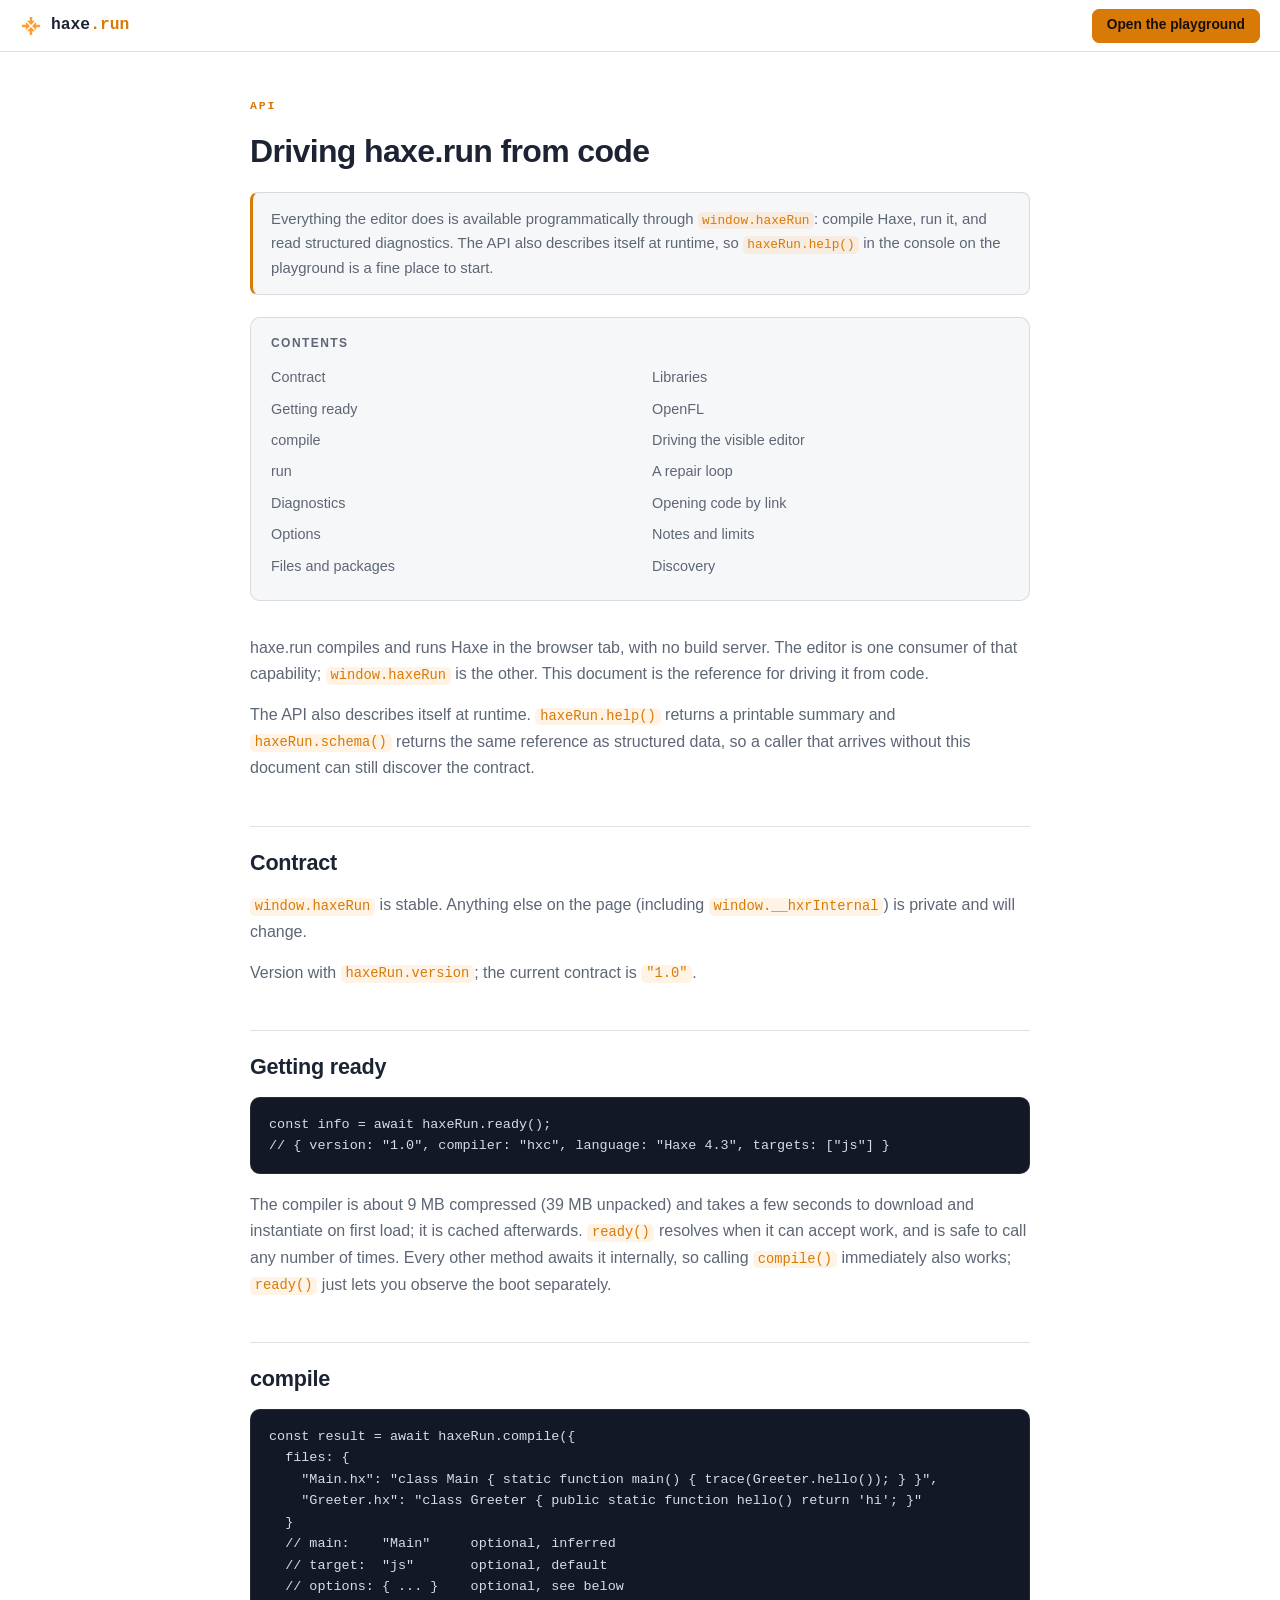
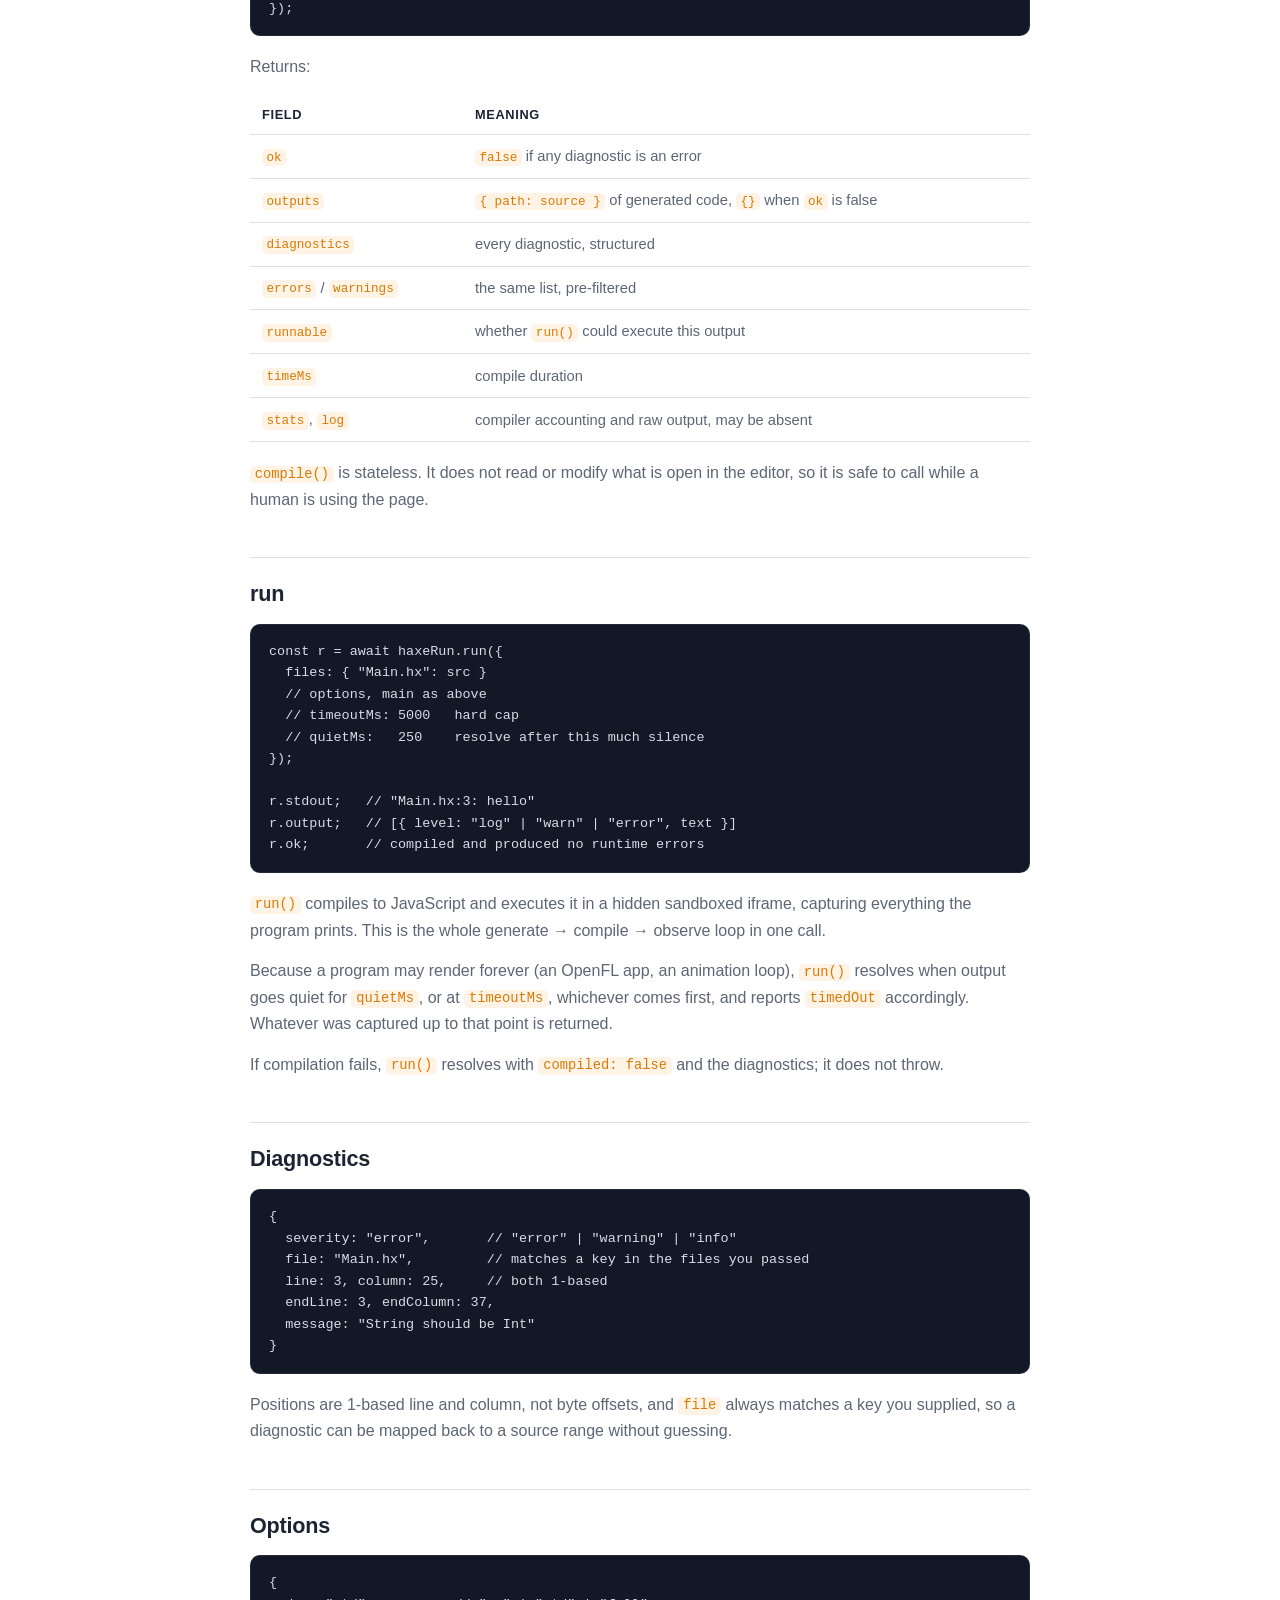
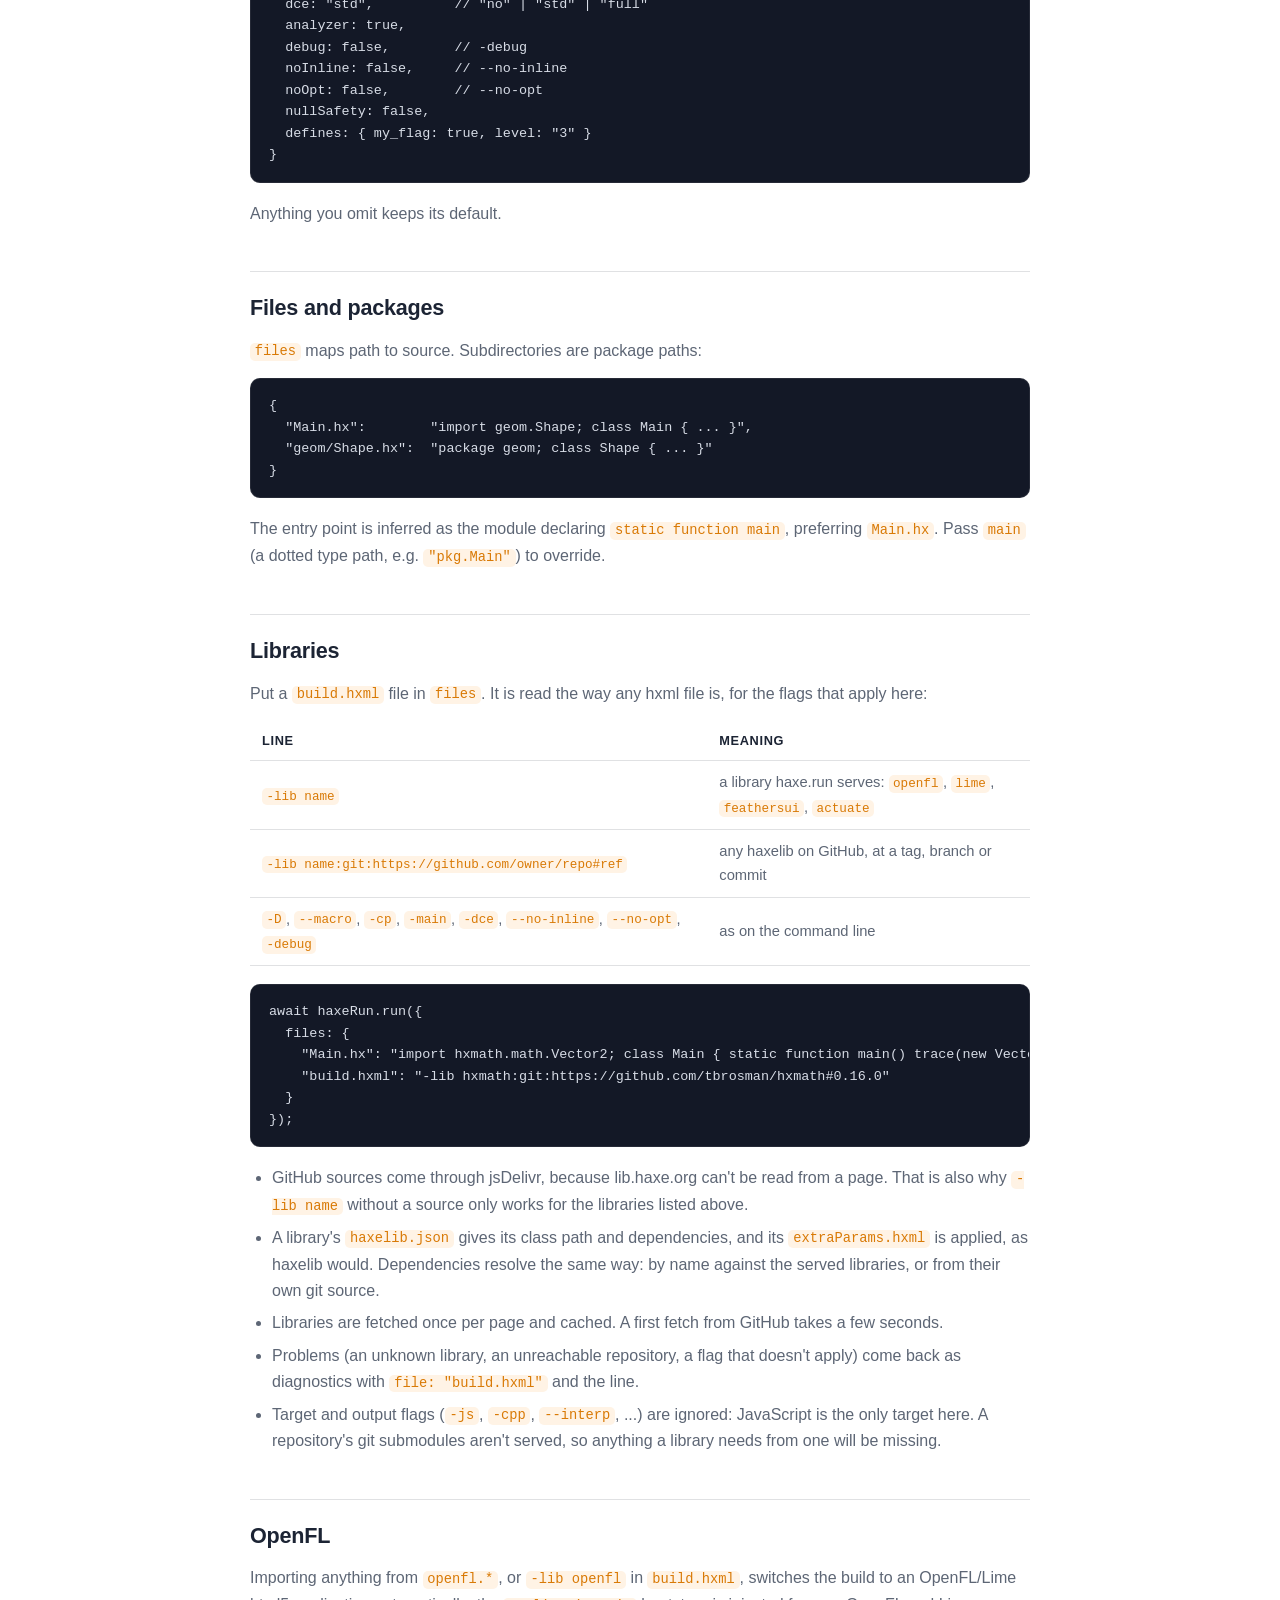
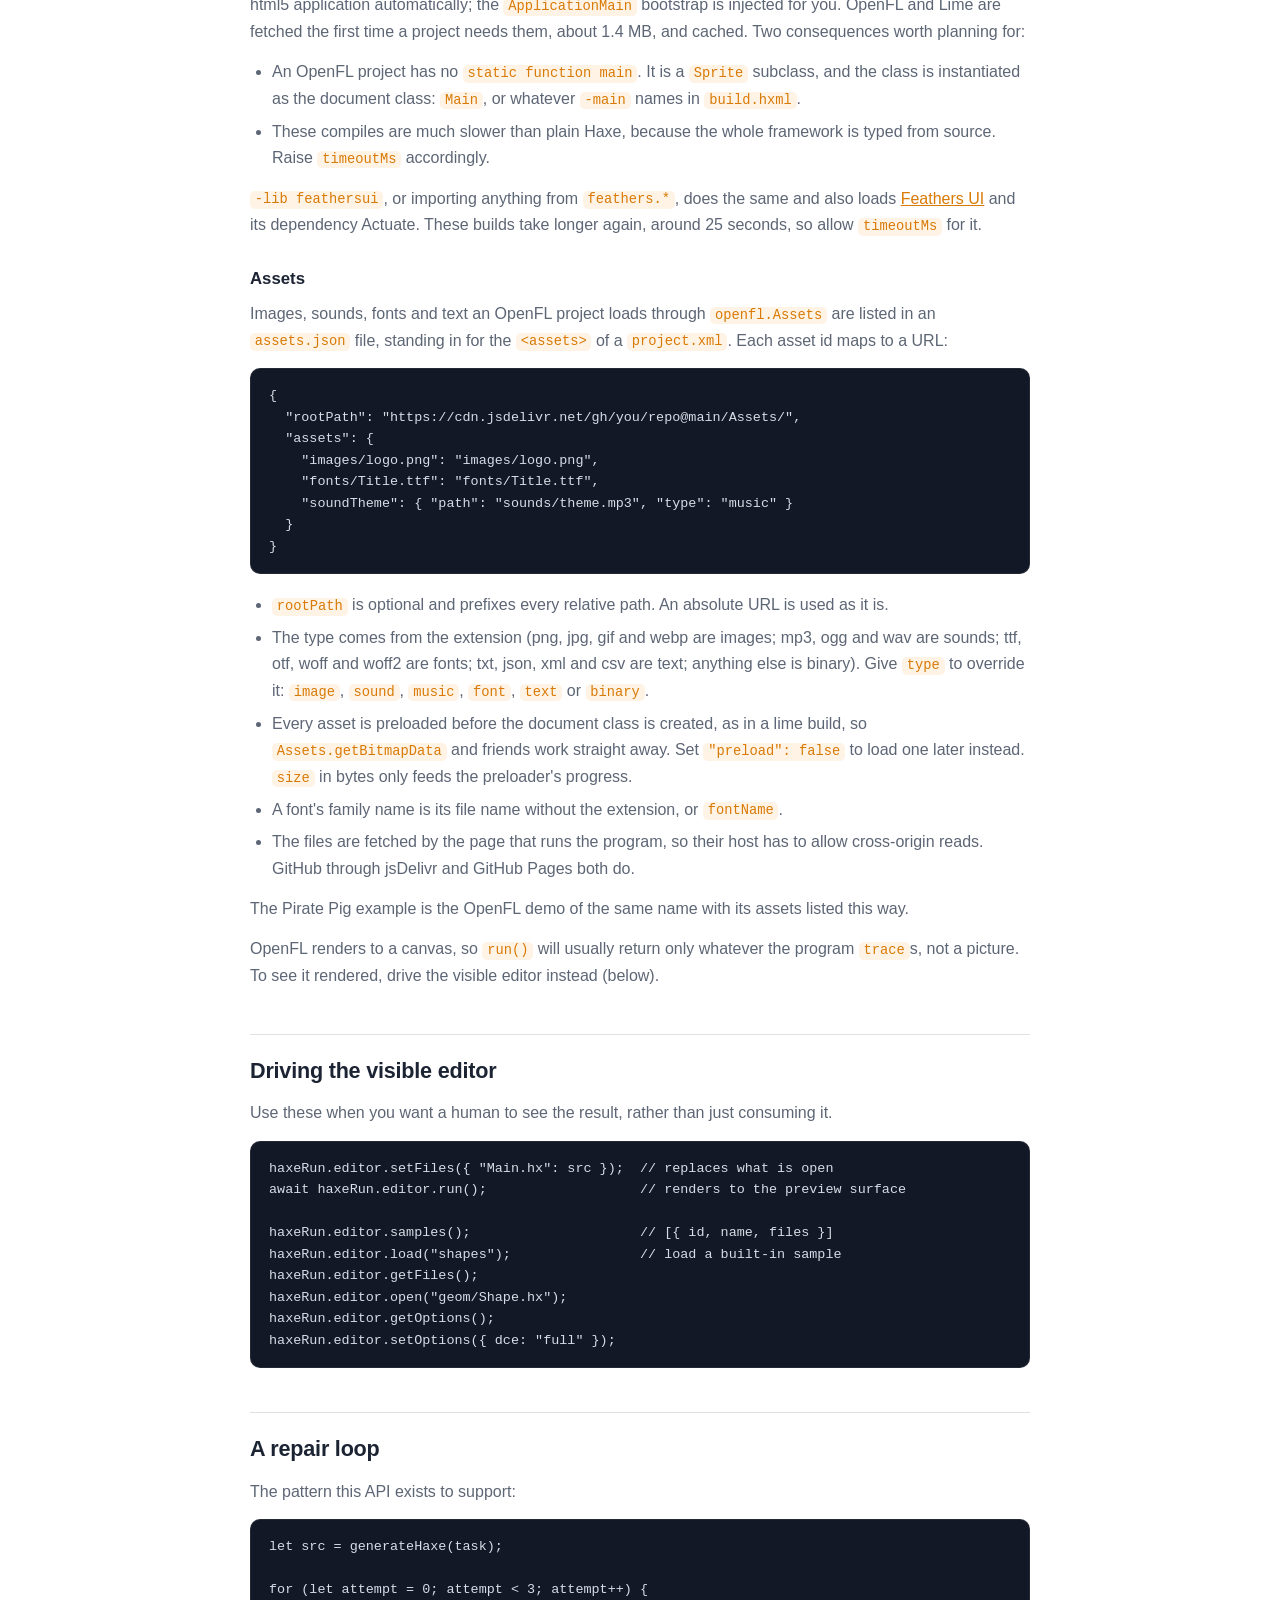
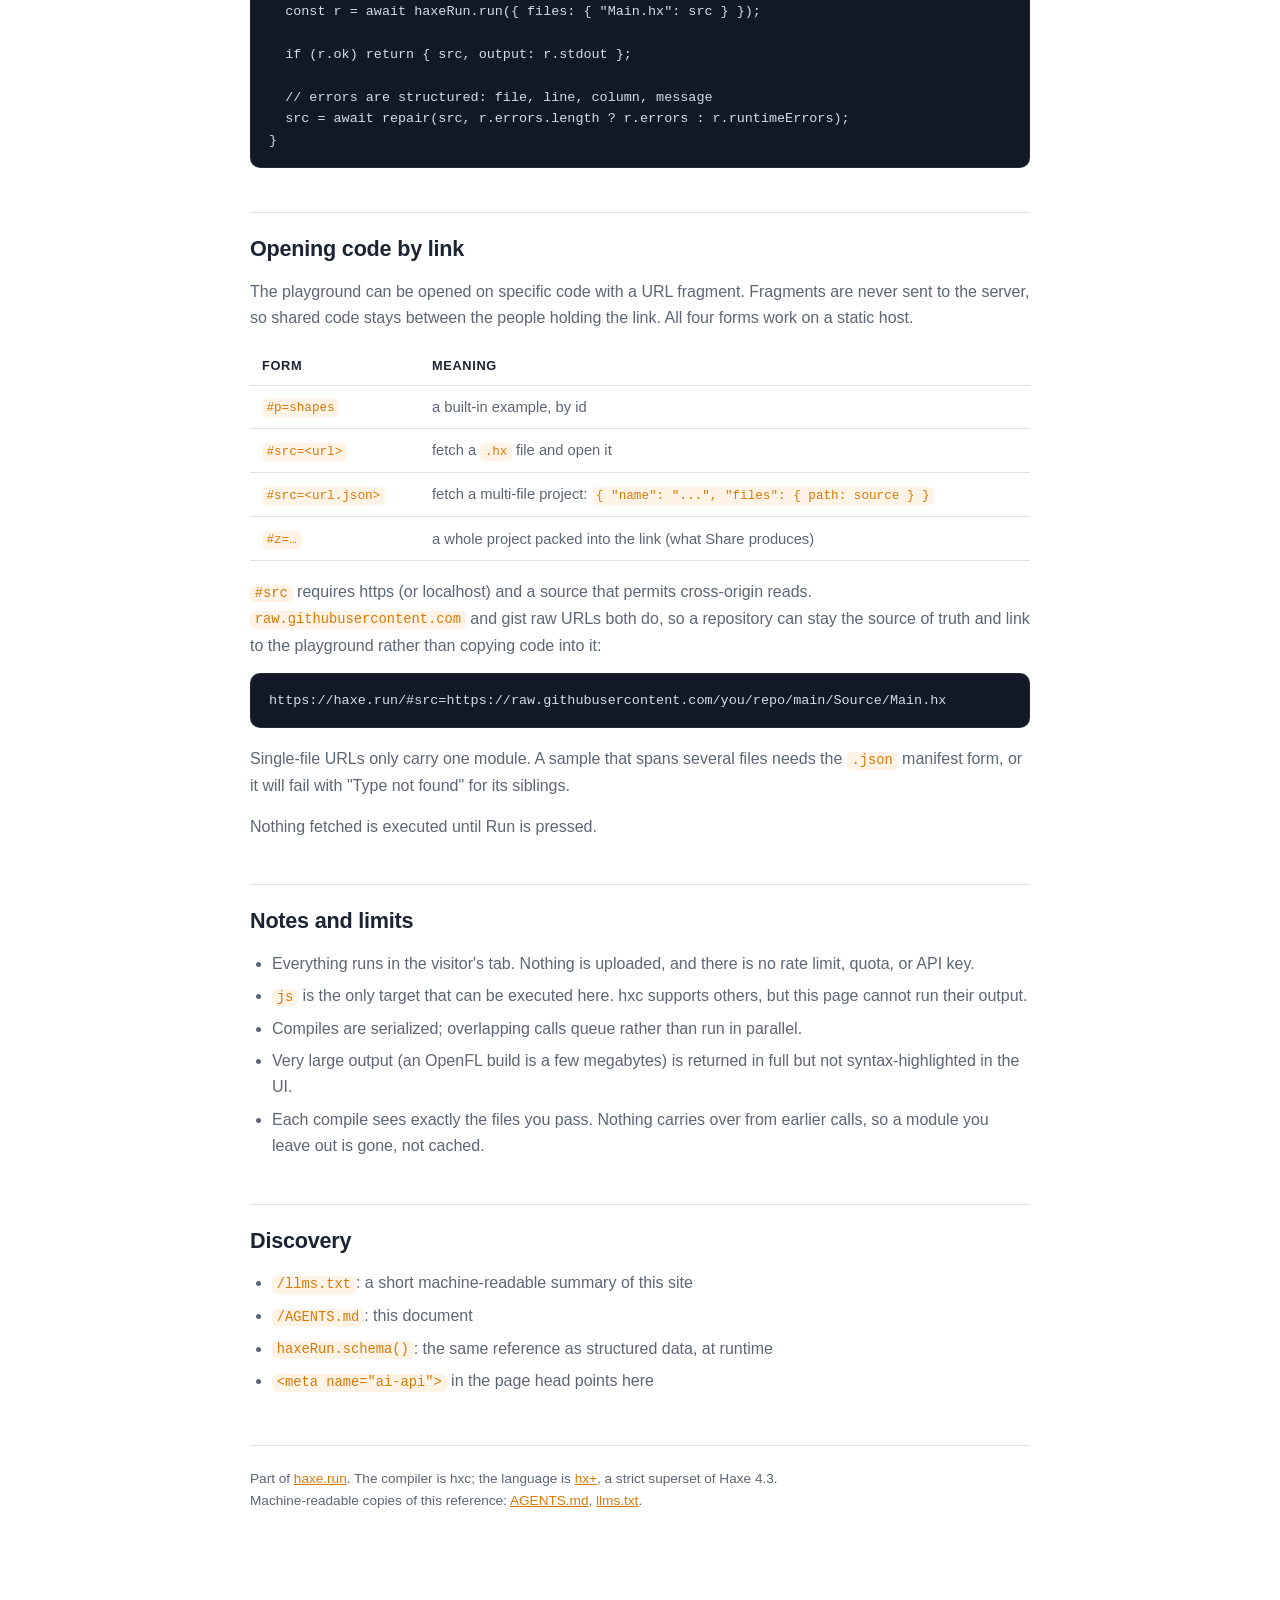
<file: docs.html>
<!DOCTYPE html>
<html lang="en">
<head>
<meta charset="utf-8">
<meta name="viewport" content="width=device-width, initial-scale=1">
<meta http-equiv="Cache-Control" content="no-cache, no-store, must-revalidate">
<title>haxe.run | API</title>
<meta name="description" content="Compile and run Haxe programmatically from the haxe.run playground, with structured diagnostics.">
<meta name="ai-api" content="window.haxeRun on haxe.run; machine-readable reference at /AGENTS.md and /llms.txt">
<link rel="icon" href="assets/favicon.svg" type="image/svg+xml">
<!-- Apply the saved theme before first paint, so returning visitors never see the other theme flash. -->
<script>
try {
  var t = JSON.parse(localStorage.getItem("hxr-theme"));
  if (t !== "light" && t !== "dark") t = matchMedia("(prefers-color-scheme: light)").matches ? "light" : "dark";
  document.documentElement.setAttribute("data-theme", t);
} catch (e) {}
</script>
<style>
  :root {
    --bg:#0b0e14; --panel:#131826; --border:rgba(255,255,255,.09);
    --text:#e7eaf0; --muted:#9aa3b2; --accent:#ff9d2e; --green:#5fd39a; --blue:#6fb7ff;
    --mono:"Cascadia Code","SF Mono",Consolas,"Liberation Mono",Menlo,monospace;
    --font:-apple-system,BlinkMacSystemFont,"Segoe UI",Roboto,Arial,sans-serif;
    color-scheme: dark;
  }
  :root[data-theme="light"] {
    --bg:#fff; --panel:#f6f7f9; --border:rgba(20,28,45,.13);
    --text:#1c2434; --muted:#5d6675; --accent:#d97a06; --green:#178c58; --blue:#1867c0;
    color-scheme: light;
  }
  * { margin:0; padding:0; box-sizing:border-box; }
  body { background:var(--bg); color:var(--text); font-family:var(--font); line-height:1.65; }

  .bar {
    position:sticky; top:0; z-index:10; height:52px; display:flex; align-items:center; gap:12px;
    padding:0 20px; background:var(--bg); border-bottom:1px solid var(--border);
  }
  .brand { display:flex; align-items:center; gap:9px; font-family:var(--mono); font-weight:700;
           color:var(--text); text-decoration:none; font-size:1.02rem; }
  .brand img { width:22px; height:22px; }
  .dot-run { color:var(--accent); }
  .bar-spacer { flex:1; }
  .bar a.btn {
    display:inline-flex; align-items:center; height:34px; padding:0 14px; border-radius:7px;
    border:1px solid var(--border); color:var(--muted); text-decoration:none;
    font-size:.86rem; font-weight:500; white-space:nowrap;
  }
  .bar a.btn:hover { color:var(--text); }
  .bar a.primary { background:var(--accent); border-color:var(--accent); color:#16100a; font-weight:600; }

  .wrap { max-width:820px; margin:0 auto; padding:44px 20px 90px; }

  .kicker { font-family:var(--mono); font-size:.72rem; font-weight:700; letter-spacing:.16em;
            text-transform:uppercase; color:var(--accent); margin-bottom:10px; }

  h1 { font-size:2rem; letter-spacing:-.02em; margin:0 0 14px; }
  h2 { font-size:1.35rem; letter-spacing:-.01em; margin:44px 0 12px; padding-top:18px;
       border-top:1px solid var(--border); }
  h3 { font-size:1.05rem; margin:26px 0 8px; }
  p { margin:0 0 14px; color:var(--muted); }
  strong { color:var(--text); }
  a { color:var(--accent); }
  ul, ol { margin:0 0 14px 22px; color:var(--muted); }
  li { margin-bottom:6px; }

  code { font-family:var(--mono); font-size:.86em; background:rgba(255,157,46,.12);
         color:var(--accent); padding:.1em .35em; border-radius:5px; }
  pre { background:#131826; border:1px solid rgba(255,255,255,.08); border-radius:10px;
        padding:16px 18px; overflow-x:auto; margin:0 0 18px; }
  pre code { background:none; color:#d7dce6; padding:0; font-size:.84rem; line-height:1.6; }

  table { width:100%; border-collapse:collapse; margin:0 0 18px; font-size:.92rem; }
  th, td { text-align:left; padding:9px 12px; border-bottom:1px solid var(--border); }
  th { color:var(--text); font-size:.8rem; text-transform:uppercase; letter-spacing:.05em; }
  td { color:var(--muted); }
  td code { white-space:nowrap; }

  blockquote { border-left:3px solid var(--accent); padding-left:16px; margin:0 0 18px; color:var(--muted); }

  .toc { background:var(--panel); border:1px solid var(--border); border-radius:10px;
         padding:16px 20px; margin-bottom:34px; }
  .toc-title { font-size:.75rem; font-weight:700; letter-spacing:.12em; text-transform:uppercase;
               color:var(--muted); margin-bottom:10px; }
  .toc ul { margin:0; list-style:none; columns:2; column-gap:24px; }
  .toc li { margin-bottom:5px; }
  .toc a { text-decoration:none; color:var(--muted); font-size:.9rem; }
  .toc a:hover { color:var(--accent); }

  .note { background:var(--panel); border:1px solid var(--border); border-left:3px solid var(--accent);
          border-radius:8px; padding:14px 18px; margin:0 0 22px; }
  .note p { margin:0; font-size:.93rem; }

  footer { border-top:1px solid var(--border); margin-top:50px; padding-top:22px;
           color:var(--muted); font-size:.85rem; }
  @media (max-width:640px) { .toc ul { columns:1; } }
</style>
</head>
<body>

<header class="bar">
  <a class="brand" href="index.html">
    <img src="assets/logo.svg" alt="">
    <span>haxe<span class="dot-run">.run</span></span>
  </a>
  <div class="bar-spacer"></div>
  <a class="btn primary" href="index.html">Open the playground</a>
</header>

<div class="wrap">
  <p class="kicker">API</p>
  <h1 id="top">Driving haxe.run from code</h1>

  <div class="note">
    <p>Everything the editor does is available programmatically through
    <code>window.haxeRun</code>: compile Haxe, run it, and read structured diagnostics.
    The API also describes itself at runtime, so <code>haxeRun.help()</code> in the console
    on the playground is a fine place to start.</p>
  </div>

  <div class="toc" id="toc" hidden>
    <div class="toc-title">Contents</div>
    <ul id="tocList"></ul>
  </div>

  <main id="doc">Loading documentation…</main>

  <footer>
    Part of <a href="index.html">haxe.run</a>. The compiler is hxc; the language is
    <a href="https://hxplus.org">hx+</a>, a strict superset of Haxe 4.3.
    <br>
    Machine-readable copies of this reference:
    <a href="AGENTS.md">AGENTS.md</a>, <a href="llms.txt">llms.txt</a>.
  </footer>
</div>

<script>
/* A small markdown renderer: enough for AGENTS.md (headings, fenced code, tables,
   lists, blockquotes, inline code/links/bold). No dependencies, so this page has
   no external requests and works offline. */
(function () {
  var esc = function (s) {
    return s.replace(/&/g, "&amp;").replace(/</g, "&lt;").replace(/>/g, "&gt;");
  };

  function inline(s) {
    return esc(s)
      .replace(/`([^`]+)`/g, function (_, c) { return "<code>" + c + "</code>"; })
      .replace(/\*\*([^*]+)\*\*/g, "<strong>$1</strong>")
      .replace(/\[([^\]]+)\]\(([^)]+)\)/g, '<a href="$2">$1</a>');
  }

  function slug(s) {
    return s.toLowerCase().replace(/[^\w\s-]/g, "").trim().replace(/\s+/g, "-");
  }

  function render(md) {
    var lines = md.split("\n"), out = [], toc = [];
    var i = 0, inCode = false, buf = [];

    function flushList(tag) {
      if (buf.length) { out.push("<" + tag + ">" + buf.join("") + "</" + tag + ">"); buf = []; }
    }

    while (i < lines.length) {
      var ln = lines[i];

      // fenced code
      if (/^```/.test(ln)) {
        var code = [];
        i++;
        while (i < lines.length && !/^```/.test(lines[i])) { code.push(lines[i]); i++; }
        i++;
        out.push("<pre><code>" + esc(code.join("\n")) + "</code></pre>");
        continue;
      }

      // table
      if (/^\|/.test(ln) && /^\|[\s:|-]+\|$/.test(lines[i + 1] || "")) {
        var head = ln.split("|").slice(1, -1).map(function (c) { return "<th>" + inline(c.trim()) + "</th>"; });
        i += 2;
        var rows = [];
        while (i < lines.length && /^\|/.test(lines[i])) {
          rows.push("<tr>" + lines[i].split("|").slice(1, -1)
            .map(function (c) { return "<td>" + inline(c.trim()) + "</td>"; }).join("") + "</tr>");
          i++;
        }
        out.push("<table><thead><tr>" + head.join("") + "</tr></thead><tbody>" + rows.join("") + "</tbody></table>");
        continue;
      }

      var h = /^(#{1,4})\s+(.*)$/.exec(ln);
      if (h) {
        var lvl = h[1].length, text = h[2], id = slug(text);
        if (lvl === 2) toc.push({ id: id, text: text });
        out.push("<h" + lvl + ' id="' + id + '">' + inline(text) + "</h" + lvl + ">");
        i++; continue;
      }

      // Lists. A markdown item may be wrapped across several source lines, so
      // absorb continuation lines into the current item rather than letting them
      // fall through and become stray paragraphs.
      var isItem = function (s) { return /^\s*[-*]\s+/.test(s); };
      var isNum = function (s) { return /^\s*\d+\.\s+/.test(s); };
      var breaksList = function (s) {
        return !s.trim() || /^(#{1,4}\s|```|\||>)/.test(s);
      };

      if (isItem(ln) || isNum(ln)) {
        var ordered = isNum(ln) && !isItem(ln);
        var items = [], cur = null;
        while (i < lines.length && !breaksList(lines[i])) {
          if (isItem(lines[i]) || isNum(lines[i])) {
            if (cur !== null) items.push(cur);
            cur = lines[i].replace(/^\s*(?:[-*]|\d+\.)\s+/, "");
          } else if (cur !== null) {
            cur += " " + lines[i].trim();
          } else break;
          i++;
        }
        if (cur !== null) items.push(cur);
        buf = items.map(function (t) { return "<li>" + inline(t) + "</li>"; });
        flushList(ordered ? "ol" : "ul");
        continue;
      }

      if (/^>\s?/.test(ln)) {
        var q = [];
        while (i < lines.length && /^>\s?/.test(lines[i])) { q.push(lines[i].replace(/^>\s?/, "")); i++; }
        out.push("<blockquote>" + inline(q.join(" ")) + "</blockquote>");
        continue;
      }

      if (!ln.trim()) { i++; continue; }

      var para = [];
      while (i < lines.length && lines[i].trim() && !/^(#{1,4}\s|```|\||[-*]\s|\d+\.\s|>)/.test(lines[i])) {
        para.push(lines[i]); i++;
      }
      if (para.length) out.push("<p>" + inline(para.join(" ")) + "</p>");
    }

    return { html: out.join("\n"), toc: toc };
  }

  fetch("AGENTS.md")
    .then(function (r) { if (!r.ok) throw new Error(r.status); return r.text(); })
    .then(function (md) {
      // The page supplies its own title block, so drop the file's H1 and lead-in.
      md = md.replace(/^#\s+.*\n/, "");
      var res = render(md);
      document.getElementById("doc").innerHTML = res.html;
      if (res.toc.length) {
        document.getElementById("tocList").innerHTML = res.toc.map(function (t) {
          return '<li><a href="#' + t.id + '">' + t.text + "</a></li>";
        }).join("");
        document.getElementById("toc").hidden = false;
      }
    })
    .catch(function () {
      document.getElementById("doc").innerHTML =
        '<p>Could not load AGENTS.md. Read it directly: <a href="AGENTS.md">AGENTS.md</a>.</p>';
    });

})();
</script>
</body>
</html>
</file>
